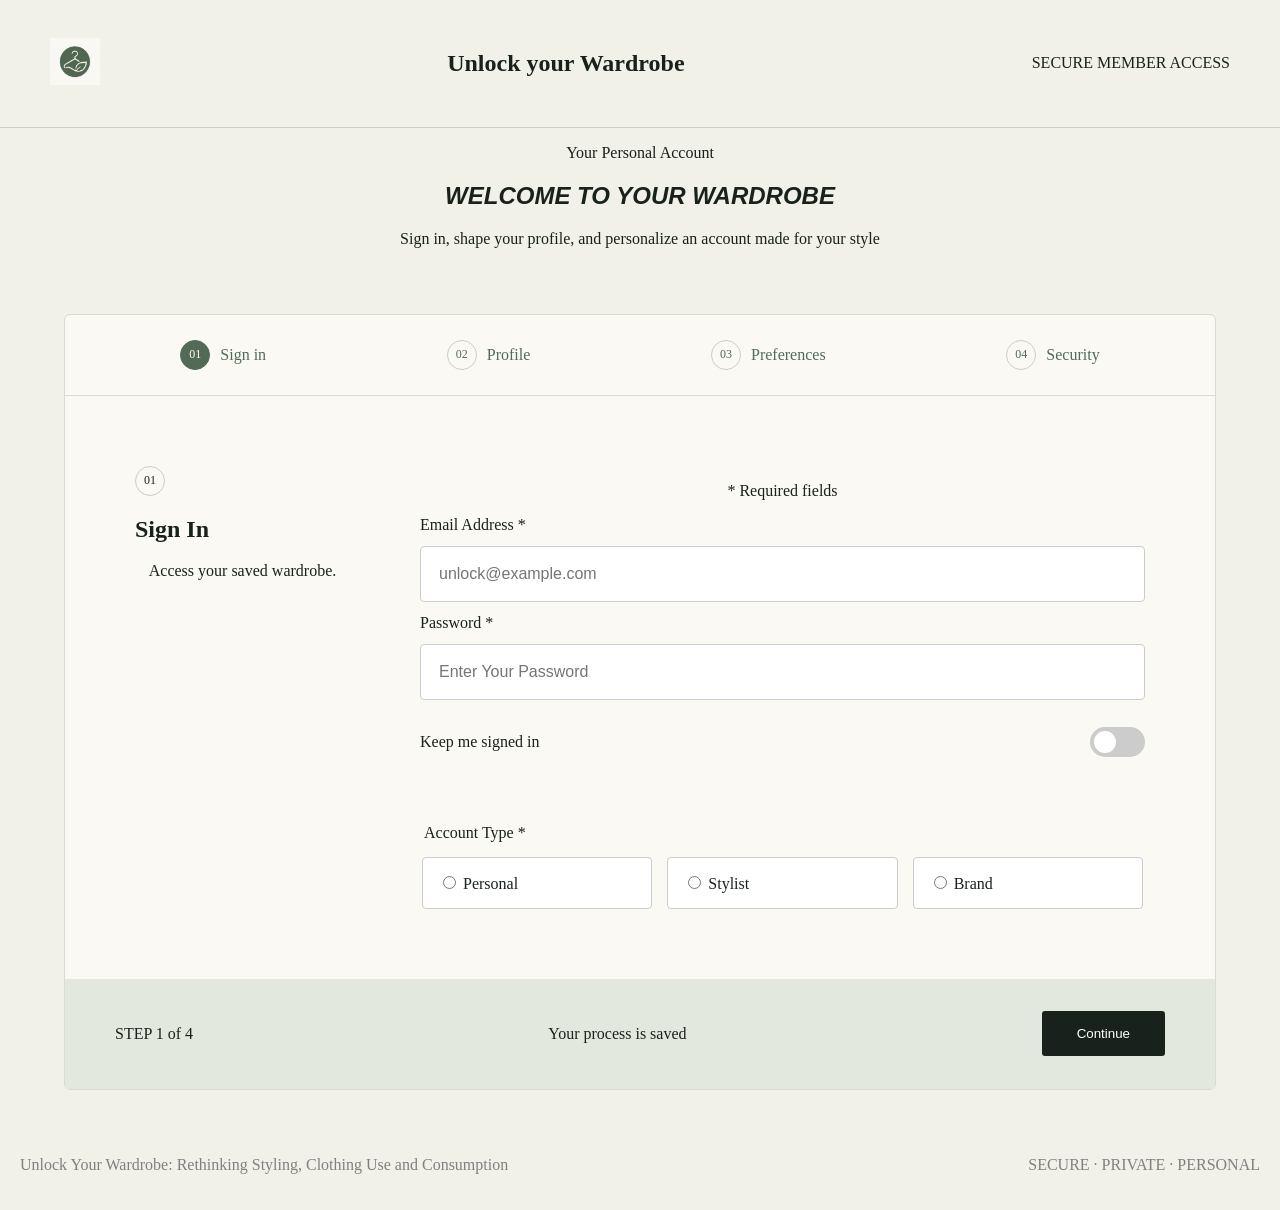
<file: index.html>
<!DOCTYPE html>
<html lang="en">
<head>
    <meta charset="UTF-8">
    <meta name="viewport" content="width=device-width, initial-scale=1" />
<title>Unlock Your Wardrobe</title>
<link rel="stylesheet" href="style.css" />
</head>
<body>
<header>
    <a href="index.html"><img src="Images/hangerlogo.png" alt="hanger and leaf logo"></a>
    <h2>Unlock your Wardrobe</h2>
    <p>SECURE MEMBER ACCESS</p>
</header>
    <section class="intro">
        <p>Your Personal Account</p>
        <h1>WELCOME TO YOUR WARDROBE</h1>
        <p> Sign in, shape your profile, and personalize an account made for your style</p>
    </section>
   <section class="form-container">

    <nav class="form-nav">
        <a href="index.html" class="active" aria-current="step"><span class="circle">01</span> Sign in</a>
        <a href="profile.html"><span class="circle">02</span> Profile</a>
        <a href="preferences.html"><span class="circle">03</span> Preferences</a>
        <a href="security.html"><span class="circle">04</span> Security</a>
    </nav>

    <section class="form-content">

        <section class="form-info">
            <span class="circle">01</span>
            <h2>Sign In</h2>
            <p>Access your saved wardrobe.</p>
        </section>

        <section class="form-fields">
            <p class="required-info">* Required fields</p>

            <form class="profile-form" id="profile-form" action="profile.html" method="get">
                <label for="email">Email Address *</label>
                <input
                    type="email"
                    id="email"
                    name="email"
                    placeholder="unlock@example.com"
                    required>

                <label for="password">Password *</label>
                <input
                    type="password"
                    id="password"
                    name="password"
                    placeholder="Enter Your Password"
                    minlength="8"
                    required>
                    <label class="switch-row">
                        <span>Keep me signed in</span>
                        <span class="switch">
                            <input 
                            type="checkbox" 
                            id="remember-me" 
                            name="remember-me" 
                            role="switch">
                            <span class="switch-slider"></span>
                        </span>
                    </label>

                <fieldset class="account-type">
                    <legend>Account Type *</legend>
                    <label>
                        <input type="radio" name="account" value="personal" required>
                        Personal
                    </label>
                    <label>
                        <input type="radio" name="account" value="stylist">
                        Stylist
                    </label>
                    <label>
                        <input type="radio" name="account" value="brand">
                        Brand
                    </label>
                </fieldset>
            </form>
        </section>
    
</section>
        <section class="form-bottom">
            <p>STEP 1 of 4</p>
            <p>Your process is saved</p>
            <button type="submit" form="profile-form">Continue</button>
        </section>
    </section>
<footer>
    <p>Unlock Your Wardrobe: Rethinking Styling, Clothing Use and Consumption</p>
    <p>SECURE · PRIVATE · PERSONAL</p>
</footer>
</body>
</html>
</file>
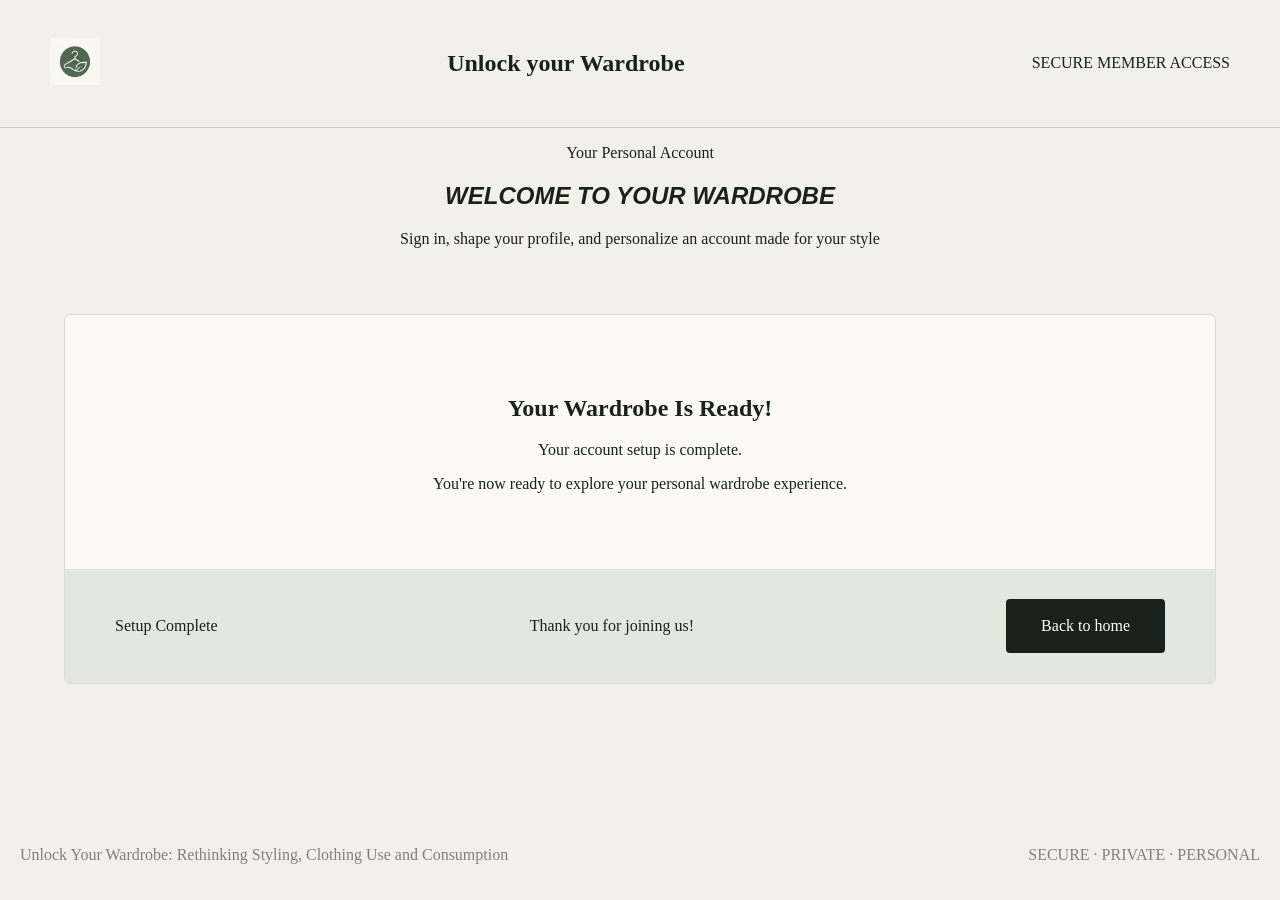
<file: finish.html>
<!DOCTYPE html>
<html lang="en">
<head>
    <meta charset="UTF-8">
    <meta name="viewport" content="width=device-width, initial-scale=1" />
<title>Unlock Your Wardrobe</title>
<link rel="stylesheet" href="style.css" />
</head>
<body>
<header>
    <a href="index.html"><img src="Images/hangerlogo.png" alt="hanger and leaf logo"></a>
    <h2>Unlock your Wardrobe</h2>
    <p>SECURE MEMBER ACCESS</p>
</header>
    <section class="intro">
        <p>Your Personal Account</p>
        <h1>WELCOME TO YOUR WARDROBE</h1>
        <p> Sign in, shape your profile, and personalize an account made for your style</p>
    </section>

    <section class="form-container">
              <section class="form-fields complete-message">
                <h2>Your Wardrobe Is Ready!</h2>
                <p>Your account setup is complete.</p>
                <p>You're now ready to explore your personal wardrobe experience.</p>
            </section> 
            
        <section class="form-bottom">
            <p>Setup Complete</p>
            <p>Thank you for joining us!</p>
            <a href="index.html">Back to home</a>
        </section>
    </section>
<footer>
    <p>Unlock Your Wardrobe: Rethinking Styling, Clothing Use and Consumption</p>
    <p>SECURE · PRIVATE · PERSONAL</p>
</footer>
</body>
</html>
</file>
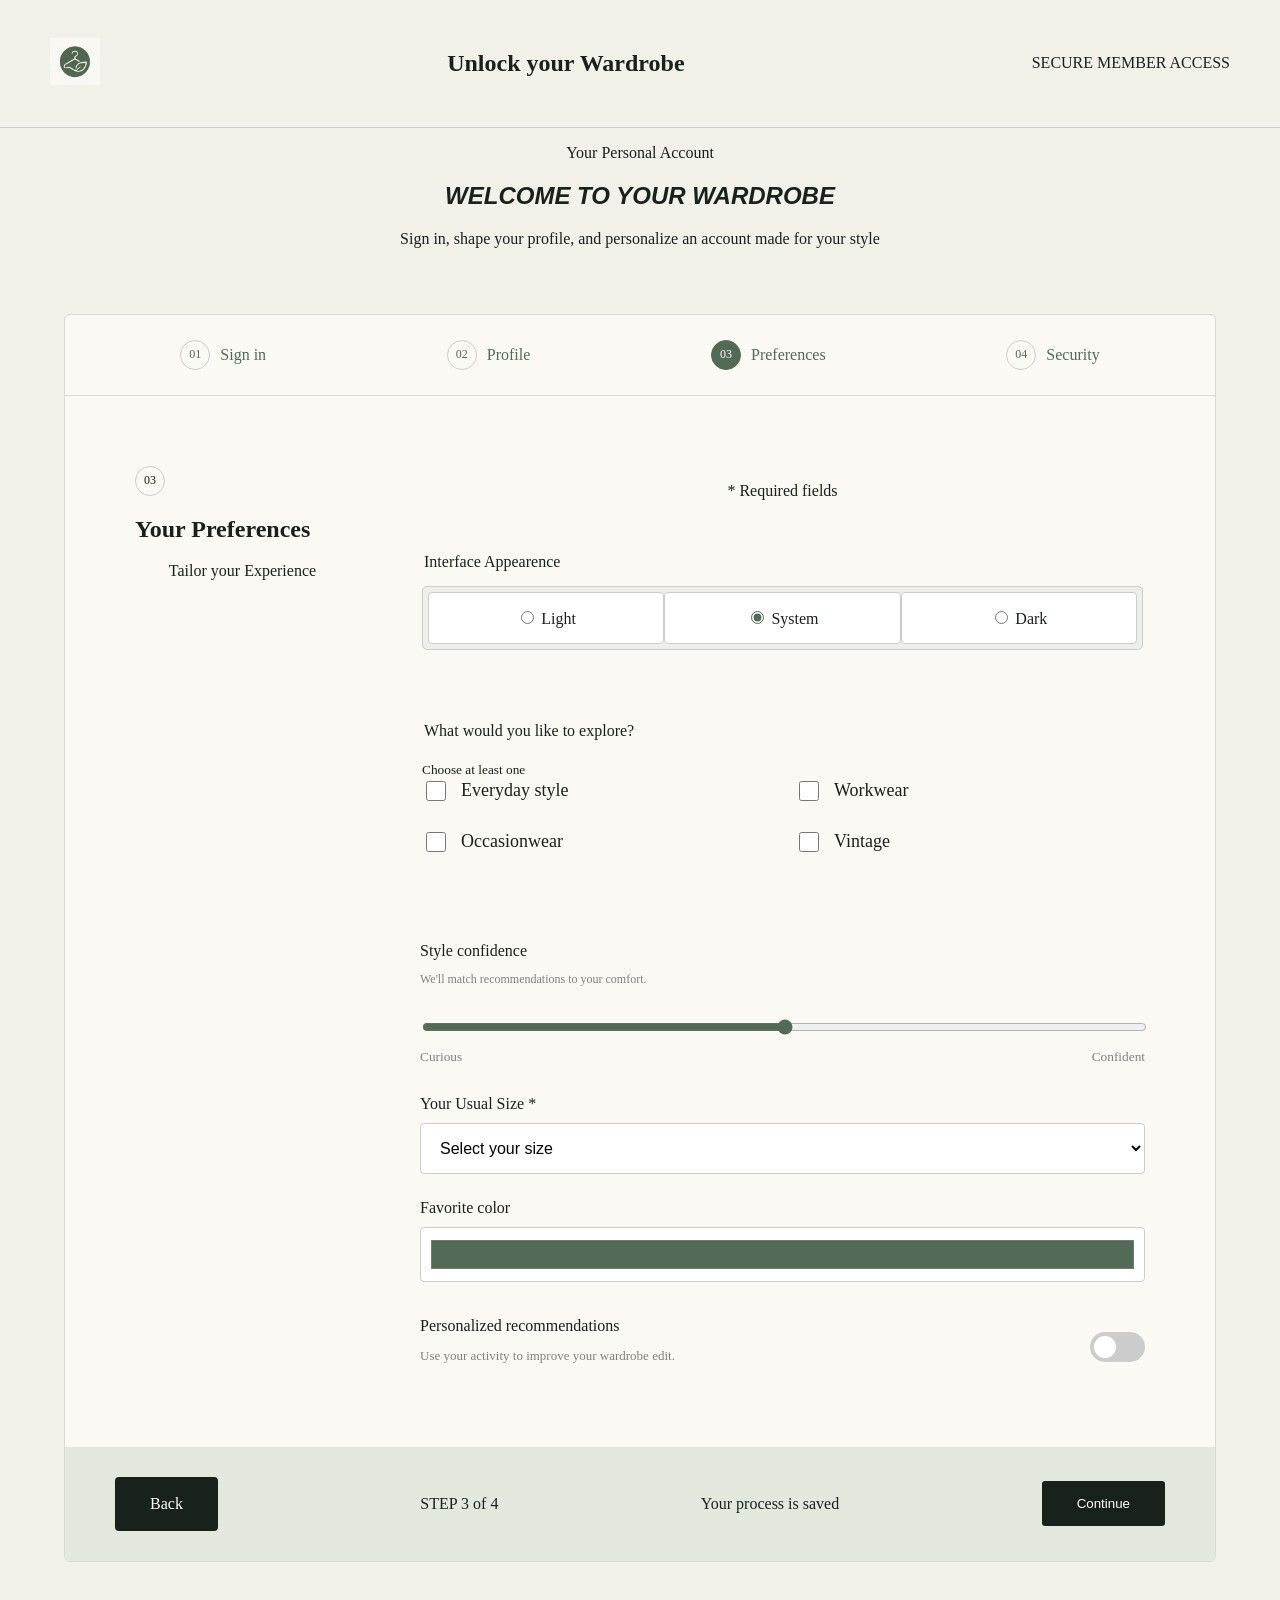
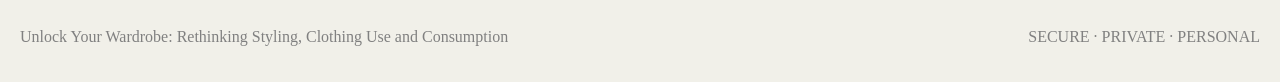
<file: preferences.html>
<!DOCTYPE html>
<html lang="en">
<head>
    <meta charset="UTF-8">
    <meta name="viewport" content="width=device-width, initial-scale=1" />
<title>Unlock Your Wardrobe</title>
<link rel="stylesheet" href="style.css" />
</head>
<body>
<header>
    <a href="index.html"><img src="Images/hangerlogo.png" alt="hanger and leaf logo"></a>
    <h2>Unlock your Wardrobe</h2>
    <p>SECURE MEMBER ACCESS</p>
</header>
    <section class="intro">
        <p>Your Personal Account</p>
        <h1>WELCOME TO YOUR WARDROBE</h1>
        <p> Sign in, shape your profile, and personalize an account made for your style</P>
    </section>
   <section class="form-container">
    

    <nav class="form-nav">
        <a href="index.html"><span class="circle">01</span> Sign in</a>
        <a href="profile.html" ><span class="circle">02</span> Profile</a>
        <a href="preferences.html" class="active" aria-current="step"><span class="circle">03</span> Preferences</a>
        <a href="security.html"><span class="circle">04</span> Security</a>
    </nav>

    <section class="form-content">

        <section class="form-info">
            <span class="circle">03</span>
            <h2>Your Preferences</h2>
            <p>Tailor your Experience</p>
        </section>

        <section class="form-fields">
            <form class="profile-form" id="preferences-form" action="security.html" method="get">
                <p class="required-info">* Required fields</p>
            <fieldset class="appearance">
                <legend>Interface Appearence</legend>
                <section class="appearance-options">
                    <label>
                        <input type="radio" name="appearence" value="light">
                        Light
                    </label>
                    <label>
                        <input type="radio" name="appearence" value="system" checked>
                        System
                    </label>
                     <label>
                        <input type="radio" name="appearence" value="dark">
                        Dark
                    </label>
                </section>
            </fieldset>
                <fieldset class="interests">
                    <legend>What would you like to explore?</legend>
                    <small>Choose at least one</small>
                    <section class="checkbox-grid">
                        <label>
                            <input type="checkbox" name="interests" value="everyday">
                            Everyday style
                        </label>
                        <label>
                            <input type="checkbox" name="interests" value="workwear">
                            Workwear
                        </label>
                        <label>
                            <input type="checkbox" name="interests" value="occasionwear">
                            Occasionwear
                        </label>
                        <label>
                            <input type="checkbox" name="interests" value="vintage">
                            Vintage
                        </label>
                    </section>
                </fieldset>
            
            <section>
                <section class="confidence">
                    <label for="confidence">Style confidence</label>
                    <p>We'll match recommendations to your comfort.</p>
                    <input
                    type="range"
                    id="confidence"
                    name="confidence"
                    >
                    <section class="range-labels">
                        <small>Curious</small>
                        <small>Confident</small>
                    </section>
                </section>
                    <section class="input-group">
                        <label for="usual-size">Your Usual Size *</label>
                        <select id="usual-size" name="usual-size" required>
                            <option value="" disabled selected>Select your size</option>
                            <option value="xs">Extra Small</option>
                            <option value="s">Small</option>
                            <option value="m">Medium</option>
                            <option value="l">Large</option>
                            <option value="xl">Extra Large</option>
                            <option value="xxl">2X Large</option>
                        </select>
                    </section>
                    
                    <section class="input-group">
                        <label for="favorite-color">Favorite color</label>
                        <input
                        type="color"
                        id="favorite-color"
                        name="favorite-color"
                        value="#536a57">
                    </section>
                <section class="recommendations">
                    <section class="recommendations-text">
                        <label for="recommendations">Personalized recommendations</label>
                        <p>Use your activity to improve your wardrobe edit.</p>
                    </section>

                    <label class="switch">
                        <input 
                        type="checkbox" 
                        id="recommendations" 
                        name="recommendations"
                        role="switch">
                        <span class="switch-slider"></span>
                    </label>
                </section>
            </section>
            </section>
        </form>
        </section>
        <section class="form-bottom">
            <a href="profile.html">Back</a>
            <p>STEP 3 of 4</p>
            <p>Your process is saved</p>
            <button type="submit" form="preferences-form">Continue</button>
        </section>
    </section>
<footer>
    <p>Unlock Your Wardrobe: Rethinking Styling, Clothing Use and Consumption</p>
    <p>SECURE · PRIVATE · PERSONAL</p>
</footer>
</body>
</html>
</file>
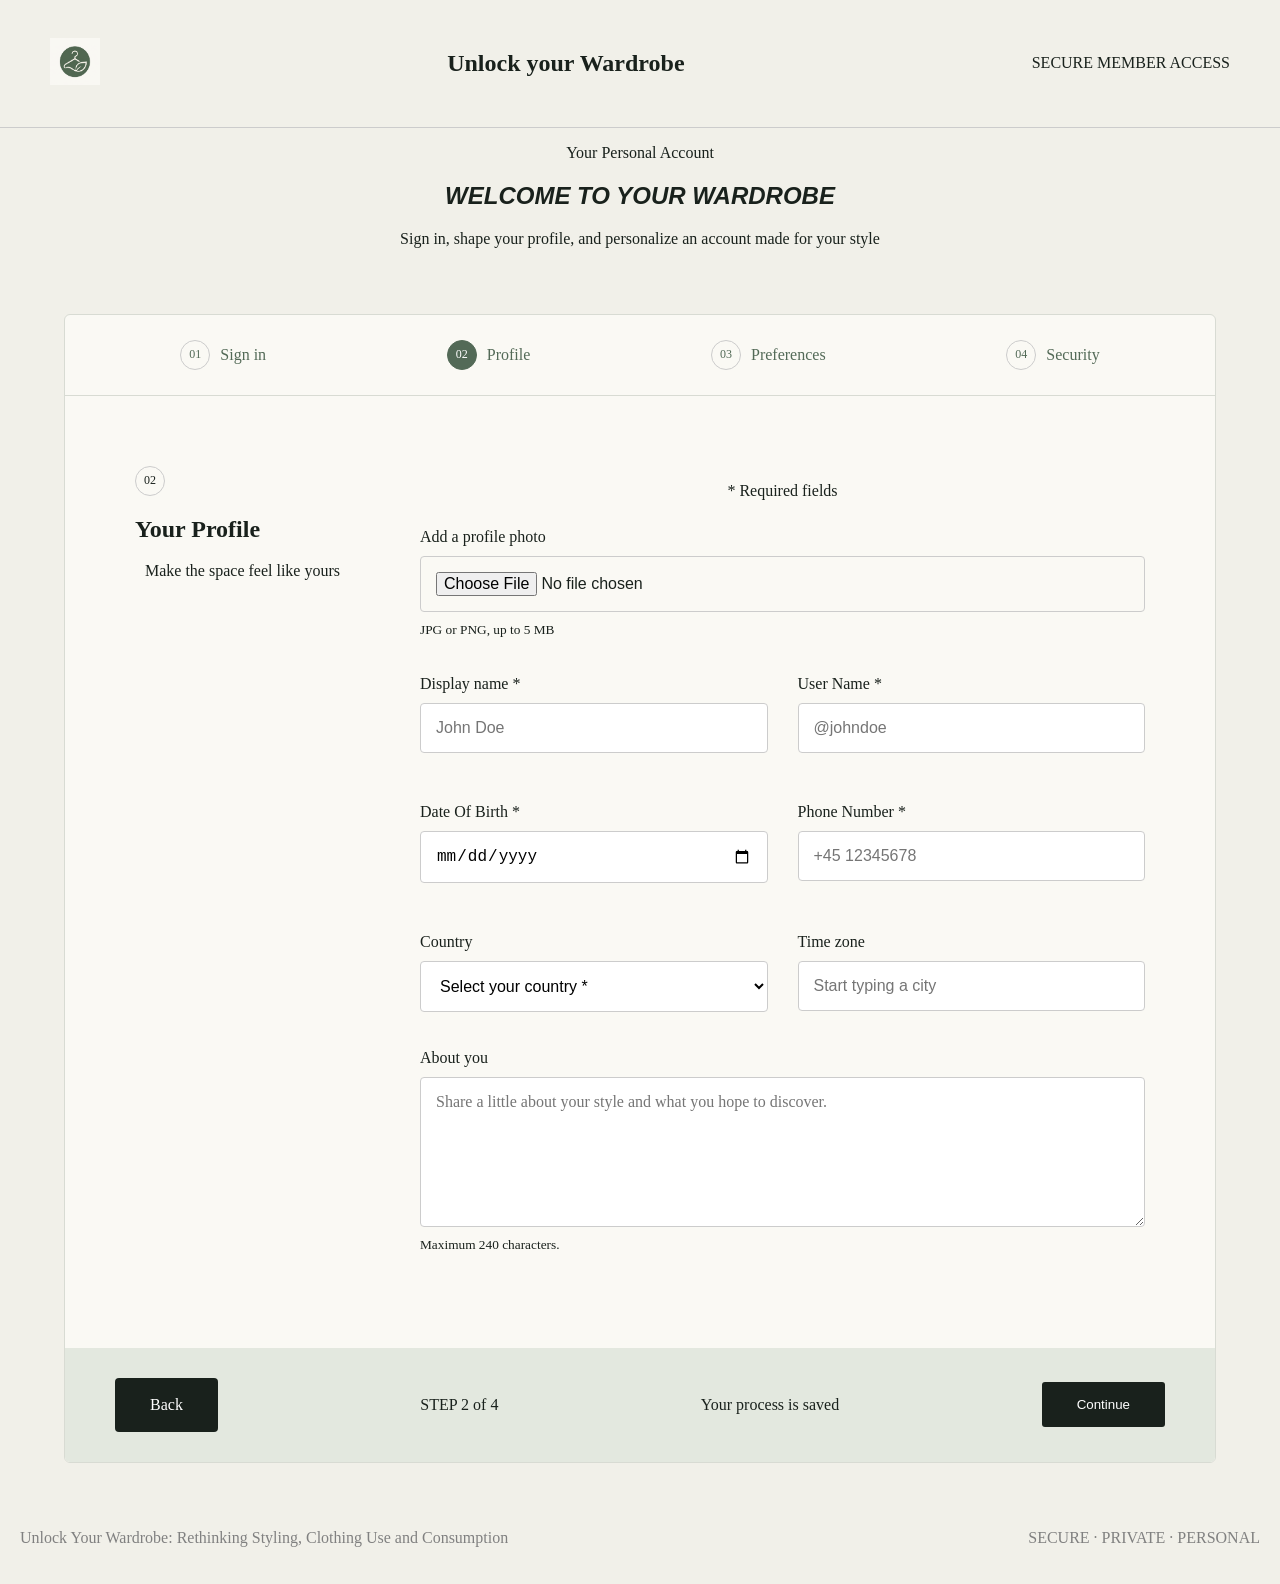
<file: profile.html>
<!DOCTYPE html>
<html lang="en">
<head>
    <meta charset="UTF-8">
    <meta name="viewport" content="width=device-width, initial-scale=1" />
<title>Unlock Your Wardrope</title>
<link rel="stylesheet" href="style.css" />
</head>
<body>
<header>
    <a href="index.html"><img src="Images/hangerlogo.png" alt="hanger and leaf logo"></a>
    <h2>Unlock your Wardrobe</h2>
    <p>SECURE MEMBER ACCESS</p>
</header>
    <section class="intro">
        <p>Your Personal Account</p>
        <h1>WELCOME TO YOUR WARDROBE</h1>
        <p> Sign in, shape your profile, and personalize an account made for your style</P>
    </section>
   <section class="form-container">

    <nav class="form-nav">
        <a href="index.html"><span class="circle">01</span> Sign in</a>
        <a href="profile.html" class="active" aria-cuurent="step"><span class="circle">02</span> Profile</a>
        <a href="preferences.html"><span class="circle">03</span> Preferences</a>
        <a href="security.html"><span class="circle">04</span> Security</a>
    </nav>

    <section class="form-content">

        <section class="form-info">
            <span class="circle">02</span>
            <h2>Your Profile</h2>
            <p>Make the space feel like yours</p>
        </section>

        <section class="form-fields">
            <form class="profile-form" id="profile-form" action="preferences.html" method="get">
                <p class="required-info">* Required fields</p>
                <section class="input-group">
                <label for="profile-photo">Add a profile photo</label>
                <input
                    type="file"
                    id="profile-photo"
                    name="profile-photo"
                    accept=".jpg,.jpeg,.png"
                    aria-describedby="photo-help">
                    <small id="photo-help">JPG or PNG, up to 5 MB</small>
                </section>
                <section class="profile-grid">
                <section class="input-group">
                    <label for="display-name">Display name *</label>
                    <input
                    type="text"
                    id="display-name"
                    name="display-name"
                    placeholder="John Doe"
                    required>
                </section>
                <section class="input-group">
                    <label for="user-name">User Name *</label>
                    <input
                    type="text"
                    id="user-name"
                    name="user-name"
                    placeholder="@johndoe"
                    required>
                </section>
                <section class="input-group">
                    <label for="date-of-birth">Date Of Birth *</label>
                    <input
                    type="date"
                    id="date-of-birth"
                    name="date-of-birth"
                    required>
                </section>
                <section class="input-group">
                    <label for="phone-number">Phone Number *</label>
                    <input
                    type="tel"
                    id="phone-number"
                    name="phone-number"
                    placeholder="+45 12345678"
                    pattern="(\+45 )?[0-9]{8}"
                    title="Enter 8 digits, optionally with +45"
                    required>
                </section>
                <section class="input-group">
                <label for="country">Country</label>
                <select id="country" name="country" required>
                <option value="" disabled selected>Select your country *</option>
                <option value="dk">Denmark</option>
                <option value="se">Sweden</option>
                <option value="no">Norway</option>
                <option value="fi">Finland</option>
                </select>
            </section>
            <section class="input-group">
            <label for="timezone">Time zone</label>
            <input
                type="text"
                id="timezone"
                name="timezone"
                list="cities"
                placeholder="Start typing a city">

            <datalist id="cities">
                <option value="Copenhagen">
                <option value="London">
                <option value="Paris">
                <option value="Berlin">
                <option value="New York">
                <option value="Tokyo">
                <option value="Sydney">
            </datalist>
        </section>
    </section>
    <section class="input-group">
        <label for="about">About you</label>
        <textarea
        id="about"
        name="about"
        rows="5"
        maxlength="240"
        aria-describedby="about-help"
        placeholder="Share a little about your style and what you hope to discover."></textarea>
        <small id="about-help">Maximum 240 characters.</small>
    </section>
</form>
        </section>
    </section>
        <section class="form-bottom">
            <a href="index.html">Back</a>
            <p>STEP 2 of 4</p>
            <p>Your process is saved</p>
            <button type="submit" form="profile-form">Continue</button>
        </section>
    </section>
<footer>
    <p>Unlock Your Wardrobe: Rethinking Styling, Clothing Use and Consumption</p>
    <p>SECURE · PRIVATE · PERSONAL</p>
</footer>
</body>
</html>
</file>
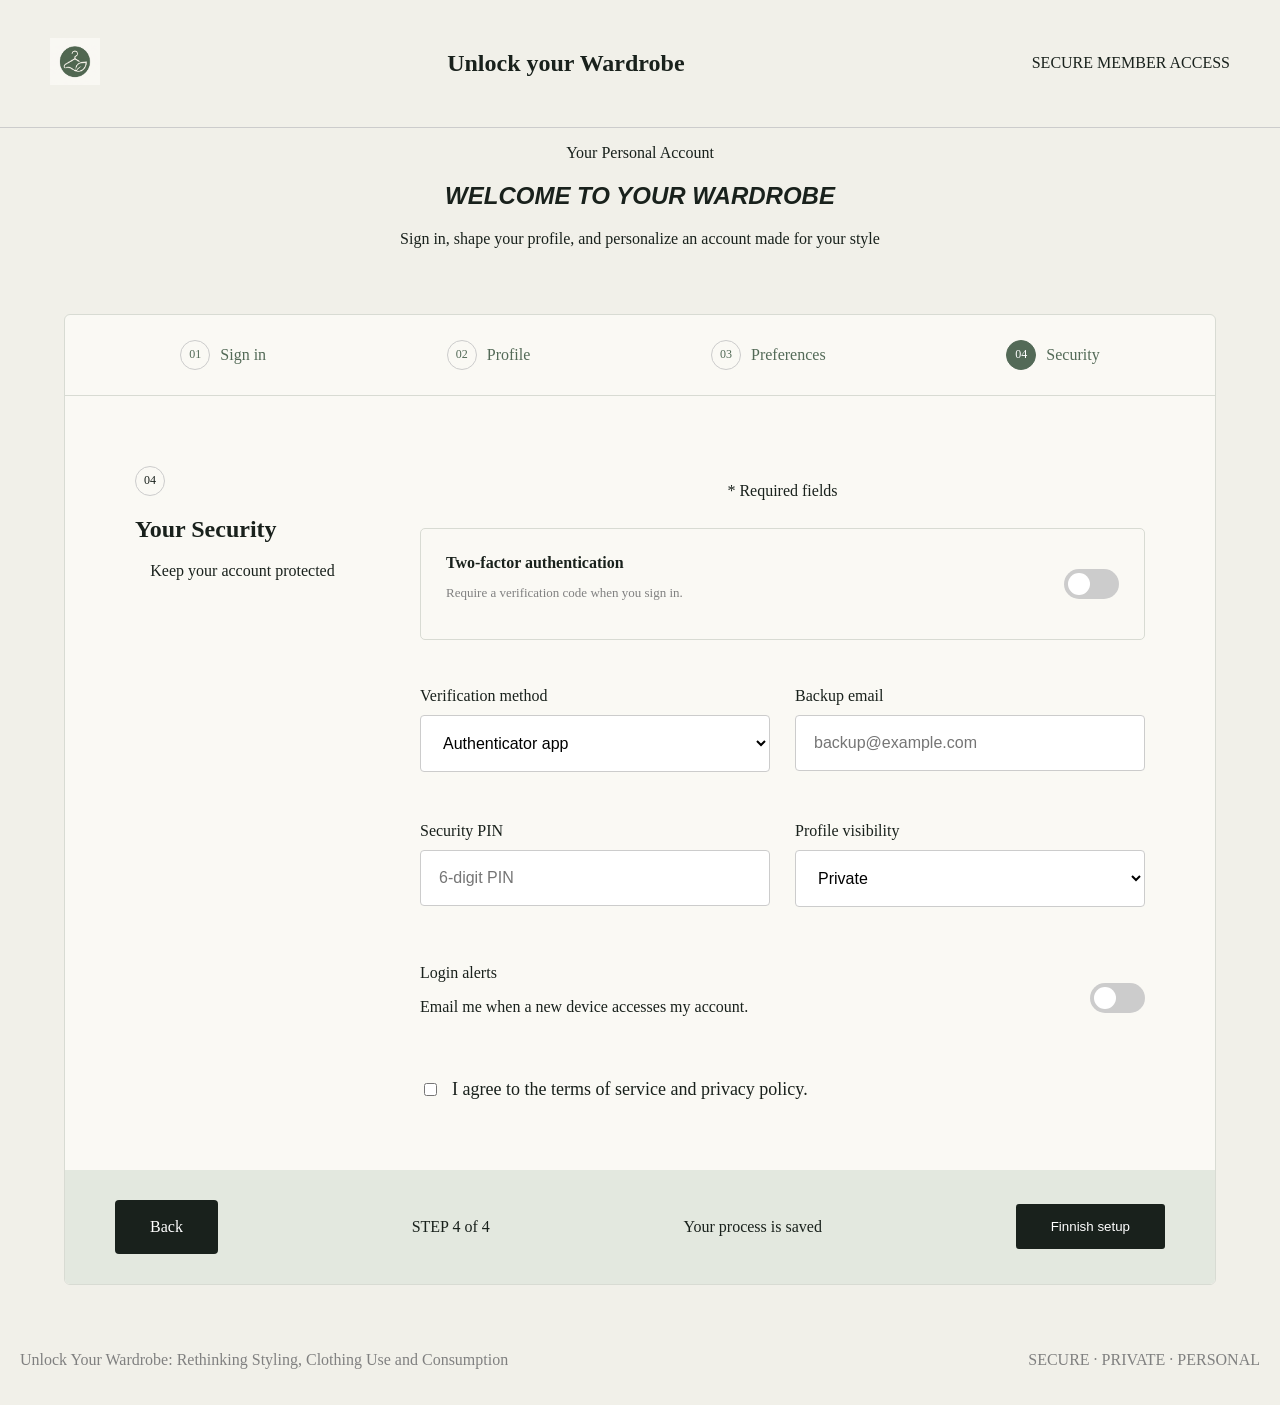
<file: security.html>
<!DOCTYPE html>
<html lang="en">
<head>
    <meta charset="UTF-8">
    <meta name="viewport" content="width=device-width, initial-scale=1" />
<title>Unlock Your Wardrobe</title>
<link rel="stylesheet" href="style.css" />
</head>
<body>
<header>
    <a href="index.html"><img src="Images/hangerlogo.png" alt="hanger and leaf logo"></a>
    <h2>Unlock your Wardrobe</h2>
    <p>SECURE MEMBER ACCESS</p>
</header>
    <section class="intro">
        <p>Your Personal Account</p>
        <h1>WELCOME TO YOUR WARDROBE</h1>
        <p> Sign in, shape your profile, and personalize an account made for your style</P>
    </section>
   <section class="form-container">

    <nav class="form-nav">
        <a href="index.html"><span class="circle">01</span> Sign in</a>
        <a href="profile.html" ><span class="circle">02</span> Profile</a>
        <a href="preferences.html"><span class="circle">03</span> Preferences</a>
        <a href="security.html" class="active" aria-current="step"><span class="circle">04</span> Security</a>
    </nav>
    <section class="form-content">
        <section class="form-info">
            <span class="circle">04</span>
            <h2>Your Security</h2>
            <p>Keep your account protected</p>
        </section>
        <section class="form-fields">
            <form class="profile-form" id="security-form" action="finish.html">
                <p class="required-info">* Required fields</p>
                <section class="security-option">
                    <section>
                        <h3>Two-factor authentication</h3>
                        <p>Require a verification code when you sign in.</p>
                    </section>
                    <label class="switch">
                        <input type="checkbox" id="two-factor" name="two-factor"
                        aria-label="Enable two-factor authentication" role="switch">
                        <span class="switch-slider"></span>
                    </label>
                </section>
                <section class="security-grid">
                    <section class="input-group">
                        <label for="verification">Verification method</label>
                        <select id="verification" name="verification">
                            <option value="app">Authenticator app</option>
                            <option value="email">Email</option>
                            <option value="sms">SMS</option>
                        </select>
                    </section>
                    <section class="input-group">
                        <label for="backup-email">Backup email</label>
                        <input type="email"
                        id="backup-email"
                        name="backup-email"
                        placeholder="backup@example.com"
                        >
                    </section>
                    <section class="input-group">
                        <label for="security-pin">Security PIN</label>
                        <input type="password"
                        id="security-pin"
                        name="security-pin"
                        placeholder="6-digit PIN"
                        pattern="[0-9]{6}"
                        inputmode="numeric"
                        maxlength="6"
                        title="The PIN must contain exactly 6 numbers"
                        required>
                    </section>
                    <section class="input-group">
                        <label for="visibility">Profile visibility</label>
                        <select id="visibility" name="visibility">
                            <option value="private">Private</option>
                            <option value="public">Public</option>
                        </select>
                    </section>
                </section>
                <section class="login-alerts">
                    <section>
                        <label for="login-alerts">Login alerts</label>
                        <p>Email me when a new device accesses my account.</p>
                    </section>
                    <label class="switch">
                        <input type="checkbox"
                        id="login-alerts"
                        name="login-alerts"
                        role="switch"
                        >
                        <span class="switch-slider"></span>
                    </label>
                </section>
                <section class="terms">
                    <label>
                        <input type="checkbox" name="terms" required>
                        I agree to the terms of service and privacy policy.
                    </label>
                </section>
            </form>
        </section>
    </section>

    <section class="form-bottom">
    <a href="preferences.html">Back</a>
    <p>STEP 4 of 4</p>
    <p>Your process is saved</p>
    <button type="submit" form="security-form">
    Finnish setup
</button>
</section>
</section>
<footer>
    <p>Unlock Your Wardrobe: Rethinking Styling, Clothing Use and Consumption</p>
    <p>SECURE · PRIVATE · PERSONAL</p>
</footer>
</body>
</html>
</file>
<file: style.css>
* {
  box-sizing: border-box;
}
body {
  background-color: #f1f0e9;
  color: #19211c;
  margin: 0;
  min-height: 100vh;
  display: flex;
  flex-direction: column;
}
html {
  min-height: 100%;
}
header {
  display: flex;
  align-items: center;
  justify-content: space-between;
  padding: 30px 50px;
  border-bottom: 1px solid #ccc;
}
img {
  width: 50px;
  height: 50px;
  object-fit: contain;
}
h1 {
  text-align: center;
  font-family: "Gill Sans", "Gill Sans MT", Calibri, "Trebuchet MS", sans-serif;
  font-style: italic;
}
p {
  text-align: center;
}
.circle {
  display: inline-flex;
  align-items: center;
  justify-content: center;
  width: 30px;
  height: 30px;
  border: 1px solid #cccccc;
  border-radius: 50%;
  font-size: 12px;
}

.form-nav a {
  display: flex;
  align-items: center;
  gap: 10px;
  text-decoration: none;
  color: #536a57;
}
.form-content {
  display: grid;
  grid-template-columns: 1fr 3fr;
  gap: 30px;
  padding: 50px;
}

.form-bottom {
  display: flex;
  justify-content: space-between;
  align-items: center;
  background-color: #e3e8df;
  padding: 30px 50px;
}

.form-bottom button {
  background-color: #19211c;
  color: white;
  border: none;
  padding: 15px 35px;
  border-radius: 3px;
  cursor: pointer;
}

.form-info {
  padding: 20px;
}
.input-group {
  display: flex;
  flex-direction: column;
  gap: 10px;
  margin-bottom: 25px;
}
.input-group input {
  padding: 15px;
  border: 1px solid #cccccc;
  border-radius: 4px;
  font-size: 16px;
}

.form-fields {
  padding: 20px;
}

footer {
  display: flex;
  justify-content: space-between;
  padding: 20px;
  color: gray;
  margin-top: auto;
}
.form-container {
  width: 90%;
  max-width: 1400px;
  margin: 50px auto 30px;
  background-color: #faf9f4;
  border: 1px solid #d8dbd3;
  border-radius: 6px;
  overflow: hidden;
}
.form-nav {
  display: flex;
  justify-content: space-around;
  align-items: center;
  padding: 25px;
  border-bottom: 1px solid #d8dbd3;
}
.form-fields form {
  display: flex;
  flex-direction: column;
  gap: 12px;
}

.form-fields input[type="email"],
.form-fields input[type="password"] {
  width: 100%;
  padding: 18px;
  border: 1px solid #cccccc;
  border-radius: 4px;
  font-size: 16px;
}
.form-fields fieldset {
  border: none;
  padding: 0;
  margin-top: 25px;
}

.form-fields fieldset label {
  flex: 1;
  padding: 15px;
  border: 1px solid #cccccc;
  border-radius: 4px;
  background-color: white;
  cursor: pointer;
}
.account-type {
  display: flex;
  gap: 15px;
  flex-wrap: wrap;
}

.account-type legend {
  margin-bottom: 15px;
}

.form-fields .account-type label {
  flex: 1;
  padding: 15px;
  border: 1px solid #ccc;
  border-radius: 4px;
  background-color: white;
}
.form-bottom a {
  display: inline-block;
  background-color: #19211c;
  color: white;
  padding: 18px 35px;
  text-decoration: none;
  border-radius: 4px;
}

.form-bottom a:hover {
  background-color: #536a57;
}
.input-group select {
  width: 100%;
  padding: 18px;
  border: 1px solid #cccccc;
  border-radius: 4px;
  font-size: 16px;
  background-color: white;
}
.profile-grid {
  display: grid;
  grid-template-columns: 1fr 1fr;
  gap: 25px 30px;
}

.profile-form {
  width: 100%;
}

.profile-form textarea {
  width: 100%;
  min-height: 150px;
  padding: 15px;
  border: 1px solid #cccccc;
  border-radius: 4px;
  font-size: 16px;
  font-family: inherit;
}

.profile-form select {
  width: 100%;
  padding: 15px;
  border: 1px solid #cccccc;
  border-radius: 4px;
  background-color: white;
  font-size: 16px;
}
.form-nav .circle {
  background-color: transparent;
  color: #536a57;
}

.form-nav a.active .circle {
  background-color: #536a57;
  color: white;
  border-color: #536a57;
}
.confidence {
  margin-top: 40px;
  margin-bottom: 30px;
}

.confidence p {
  text-align: left;
  color: gray;
  font-size: 12px;
  margin-bottom: 30px;
}

.confidence input[type="range"] {
  width: 100%;
  accent-color: #536a57;
  cursor: pointer;
}

.range-labels {
  display: flex;
  justify-content: space-between;
  margin-top: 10px;
}

.range-labels small {
  color: gray;
}
input[type="color"] {
  width: 100%;
  height: 55px;
  padding: 8px;
  border: 1px solid #ccc;
  border-radius: 4px;
  background-color: white;
  cursor: pointer;
}
.appearance {
  border: none;
  padding: 0;
  margin-bottom: 35px;
}

.appearance legend {
  margin-bottom: 15px;
}

.appearance-options {
  display: grid;
  grid-template-columns: repeat(3, 1fr);
  background-color: #eeefea;
  border: 1px solid #ccc;
  border-radius: 5px;
  padding: 5px;
}

.appearance-options label {
  text-align: center;
  padding: 15px;
  cursor: pointer;
}

.appearance-options input {
  accent-color: #536a57;
}
.interests {
  border: none;
  padding: 0;
  margin-bottom: 35px;
}

.interests legend {
  margin-bottom: 20px;
}

.checkbox-grid {
  display: grid;
  grid-template-columns: 1fr 1fr;
  gap: 25px;
}

.checkbox-grid label {
  display: flex;
  align-items: center;
  gap: 12px;
  border: none;
  padding: 0;
  font-size: 18px;
}

.checkbox-grid input {
  accent-color: #536a57;
  width: 20px;
  height: 20px;
}
.preferences-row {
  display: grid;
  grid-template-columns: 1fr 1fr;
  gap: 25px;
}

.preferences-row .input-group {
  min-width: 0;
}
.preferences-row select {
  width: 100%;
}
input[type="color"] {
  width: 100%;
  height: 55px;
  padding: 8px;
  border: 1px solid #ccc;
  border-radius: 4px;
  background-color: white;
  cursor: pointer;
}
.form-fields .checkbox-grid label {
  border: none;
  background-color: transparent;
  padding: 0;
}
.form-fields .switch {
  position: relative;
  display: inline-block;
  flex: none;
  width: 55px;
  height: 30px;
  padding: 0;
  border: none;
  background: transparent;
}

.form-fields .switch input {
  position: absolute;
  opacity: 0;
  width: 0;
  height: 0;
}

.recommendations-text p {
  text-align: left;
  color: gray;
  font-size: 13px;
}

.switch {
  position: relative;
  display: inline-block;
  width: 55px;
  height: 30px;
  flex-shrink: 0;
}

.switch input {
  opacity: 0;
  width: 0;
  height: 0;
}

.switch-slider {
  position: absolute;
  top: 0;
  left: 0;
  width: 55px;
  height: 30px;
  background-color: #ccc;
  border-radius: 30px;
  cursor: pointer;
}

.switch-slider::before {
  content: "";
  position: absolute;
  width: 22px;
  height: 22px;
  left: 4px;
  top: 4px;
  background-color: white;
  border-radius: 50%;
  transition: 0.2s;
}

.switch input:checked + .switch-slider {
  background-color: #536a57;
}

.switch input:checked + .switch-slider::before {
  transform: translateX(25px);
}
.form-fields .recommendations .switch {
  width: 55px;
  height: 30px;
  padding: 0;
  margin: 0;
  border: none;
  background: transparent;
  flex: none;
}
.recommendations {
  display: flex;
  justify-content: space-between;
  align-items: center;
  margin-top: 35px;
}

.recommendations-text p {
  text-align: left;
  color: gray;
  font-size: 13px;
}

.form-fields .switch {
  position: relative;
  display: inline-block;
  width: 55px;
  height: 30px;
  padding: 0;
  margin: 0;
  border: none;
  background: transparent;
  flex: none;
  cursor: pointer;
}

.switch input {
  position: absolute;
  opacity: 0;
  width: 0;
  height: 0;
}

.switch-slider {
  position: absolute;
  inset: 0;
  background-color: #ccc;
  border-radius: 30px;
  transition: 0.2s;
}

.switch-slider::before {
  content: "";
  position: absolute;
  width: 22px;
  height: 22px;
  left: 4px;
  top: 4px;
  background-color: white;
  border-radius: 50%;
  transition: 0.2s;
}

.switch input:checked + .switch-slider {
  background-color: #536a57;
}

.switch input:checked + .switch-slider::before {
  transform: translateX(25px);
}

.switch input:focus-visible + .switch-slider {
  outline: 2px solid #19211c;
  outline-offset: 3px;
}

.security-grid {
  display: grid;
  grid-template-columns: 1fr 1fr;
  gap: 25px;
}

.security-grid input,
.security-grid select {
  width: 100%;
  padding: 18px;
  border: 1px solid #ccc;
  border-radius: 4px;
  background-color: white;
  font-size: 16px;
}

.security-option {
  display: flex;
  justify-content: space-between;
  align-items: center;
  padding: 25px;
  margin-bottom: 35px;
  border: 1px solid #d8dbd3;
  border-radius: 5px;
}

.security-option h3 {
  margin: 0;
  font-size: 16px;
}

.security-option p {
  text-align: left;
  color: gray;
  font-size: 13px;
}

.login-alerts {
  border: none;
  padding: 0;
  margin-top: 20px;
}

.terms {
  margin-top: 35px;
}

.terms label {
  display: flex;
  align-items: center;
  gap: 12px;
  font-size: 18px;
}

.security-form input[type="checkbox"] {
  accent-color: #536a57;
}
.security-form .login-alerts {
  display: flex;
  justify-content: space-between;
  align-items: center;
  width: 100%;
  margin-top: 35px;
  padding: 0;
  border: none;
}

.security-form .login-alerts p {
  text-align: left;
  color: gray;
  font-size: 13px;
}

.security-form .terms {
  display: block;
  width: 100%;
  margin-top: 35px;
}

.security-form .terms label {
  display: flex;
  align-items: center;
  justify-content: flex-start;
  gap: 12px;
  padding: 0;
  border: none;
  background: transparent;
}

.security-form input[type="checkbox"] {
  width: 18px;
  height: 18px;
  flex-shrink: 0;
  accent-color: #536a57;
}
.switch-row {
  display: flex;
  align-items: center;
  justify-content: space-between;
  margin: 15px 0 30px;
}

.switch {
  position: relative;
  display: inline-block;
  width: 42px;
  height: 24px;
}

.switch input {
  opacity: 0;
  width: 0;
  height: 0;
}

.switch-slider {
  position: absolute;
  inset: 0;
  background-color: #ccc;
  border-radius: 24px;
  cursor: pointer;
}

.switch input:checked + .switch-slider {
  background-color: #536a57;
}
.security-option,
.login-alerts {
  display: flex;
  justify-content: space-between;
  align-items: center;
  gap: 20px;
}

.security-option .switch,
.login-alerts .switch {
  flex-shrink: 0;
}
a:focus-visible,
button:focus-visible,
input:focus-visible,
select:focus-visible,
textarea:focus-visible {
  outline: 2px solid #19211c;
  outline-offset: 3px;
}
.form-fields input:focus-visible,
.form-fields select:focus-visible,
.form-fields textarea:focus-visible {
  outline: 2px solid #536a57;
  outline-offset: 2px;
}

.form-fields input:user-invalid,
.form-fields select:user-invalid,
.form-fields textarea:user-invalid {
  border: 2px solid #b42318;
}
.complete-message {
  text-align: center;
  padding: 60px 20px;
}

@media (max-width: 600px) {
  .form-content {
    grid-template-columns: 1fr;
  }
  .security-grid {
    grid-template-columns: 1fr;
  }
  .profile-grid {
    grid-template-columns: 1fr;
  }
  .form-container {
    width: 95%;
    margin: 20px auto;
  }

  .form-nav {
    display: grid;
    grid-template-columns: repeat(2, 1fr);
    gap: 15px;
    padding: 15px;
  }

  .form-nav a {
    display: flex;
    align-items: center;
    gap: 8px;
    min-width: 0;
    font-size: 14px;
  }

  .form-content {
    display: grid;
    grid-template-columns: 1fr;
    gap: 20px;
    padding: 25px 20px;
  }

  .form-info {
    text-align: center;
  }

  .form-fields {
    width: 100%;
    min-width: 0;
  }

  .profile-grid,
  .security-grid,
  .checkbox-grid {
    grid-template-columns: 1fr;
  }

  .input-group,
  .input-group input,
  .input-group select,
  .input-group textarea {
    box-sizing: border-box;
    width: 100%;
    min-width: 0;
  }

  .appearance-options {
    display: flex;
    flex-wrap: wrap;
  }

  .appearance-options label {
    min-width: 0;
  }

  .form-bottom {
    gap: 10px;
    flex-wrap: wrap;
    padding: 15px;
  }
}
</file>
